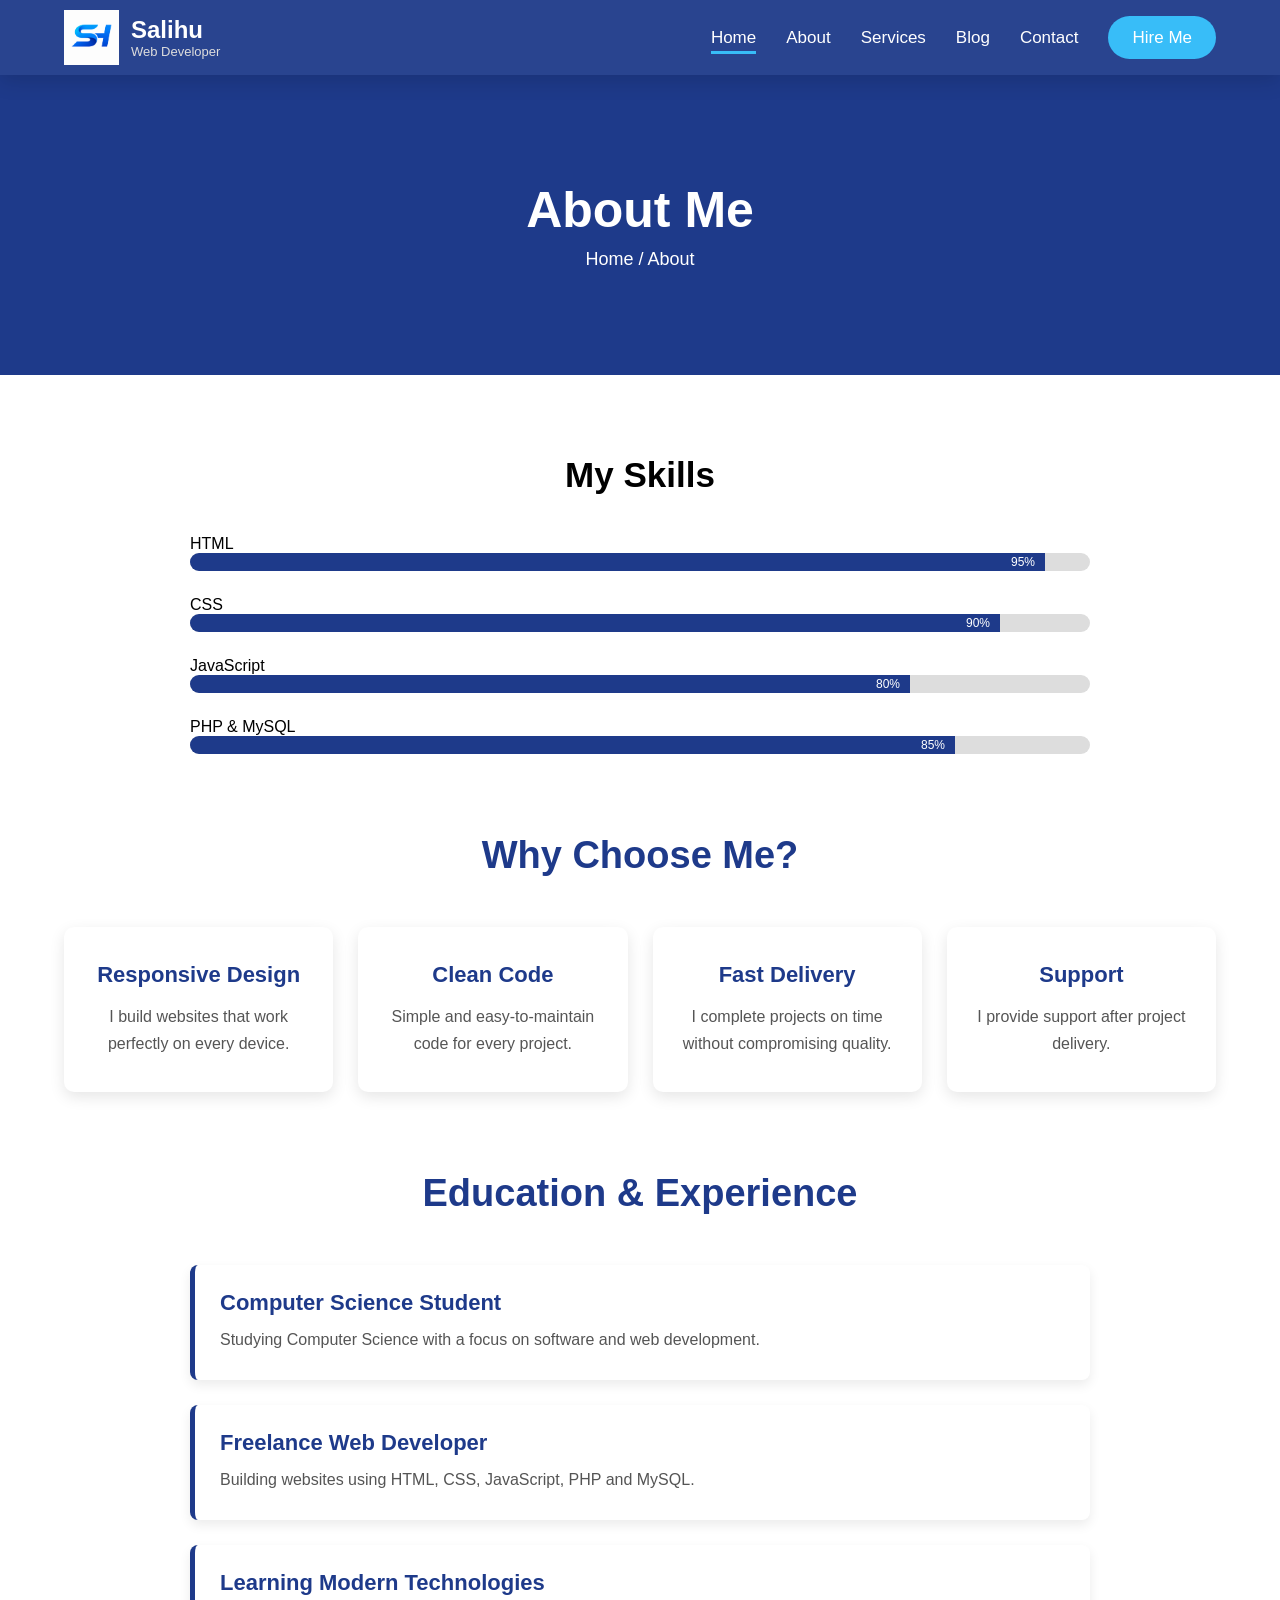
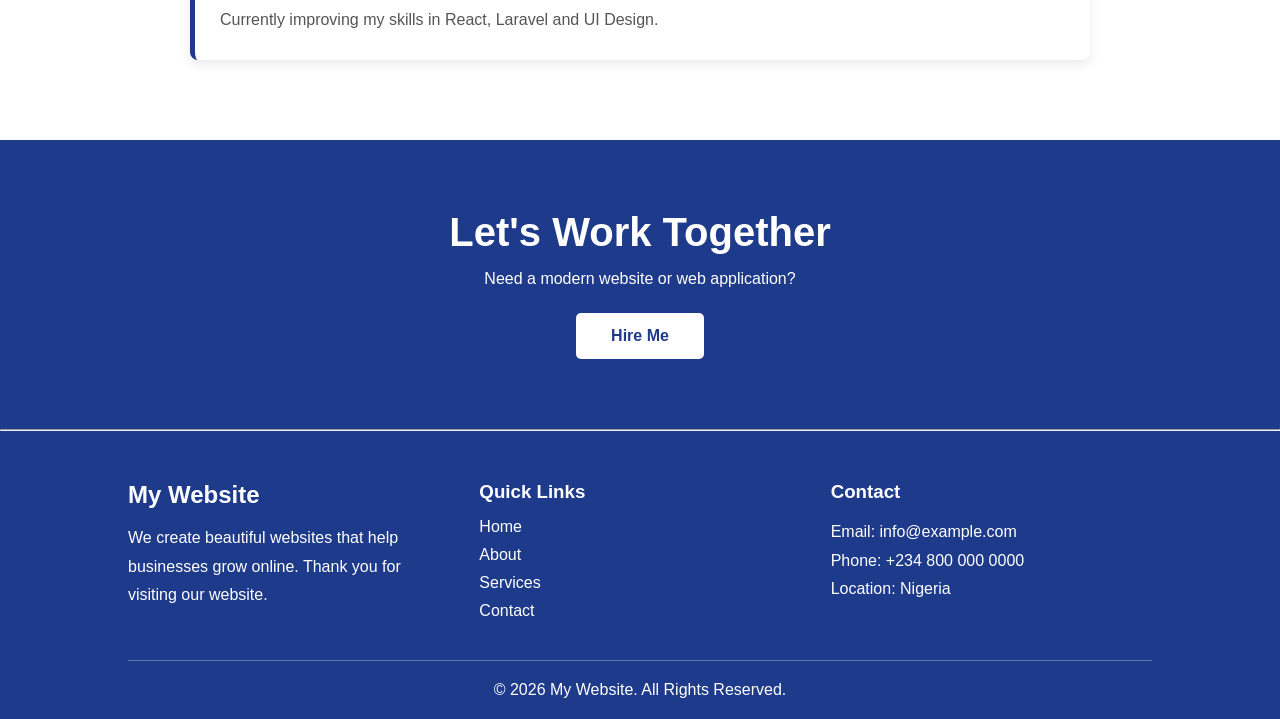
<file: about.html>
<!DOCTYPE html>
<html lang="en">
<head>
<meta charset="UTF-8">
<meta name="viewport" content="width=device-width, initial-scale=1.0">
    <title>Salihu Hassan | Full Stack Web Developer</title>
     <!-- Favicon -->
    <link rel="icon" href="/logo.png">

    <!-- Optional Apple Touch Icon -->
<link rel="icon" type="./png" href="./logo.png">
<link rel="stylesheet" href="about.css">
</head>
<body>
<header>
    <nav class="navbar">

        <!-- Logo -->
      <a href="index.html" class="logo">
    <img src="./logo.png" alt="Salihu Logo">

    <div class="logo-text">
        <span>Salihu</span>
        <small>Web Developer</small>
    </div>
</a>

        <!-- Menu -->
        <ul class="nav-links" id="nav-links">
            <li><a class="active" href="index.html">Home</a></li>
            <li><a href="about.html">About</a></li>
            <li><a href="services.html">Services</a></li>
            <li><a href="blog.html">Blog</a></li>
            <li><a href="contact.html">Contact</a></li>

            <li>
                <a href="contact.html" class="hire-btn">
                    Hire Me
                </a>
            </li>
        </ul>

        <!-- Mobile Menu -->
        <div class="menu-toggle" id="menu-toggle">
            ☰
        </div>

    </nav>
</header>

<section class="page-banner">

    <div class="banner-content">

        <h1>About Me</h1>

        <p>
            Home / About
        </p>

    </div>

</section>





<section class="skills">

<h2>My Skills</h2>

<div class="skill">

<p>HTML</p>

<div class="progress">
<div class="progress-bar html">95%</div>
</div>

</div>

<div class="skill">

<p>CSS</p>

<div class="progress">
<div class="progress-bar css">90%</div>
</div>

</div>

<div class="skill">

<p>JavaScript</p>

<div class="progress">
<div class="progress-bar js">80%</div>
</div>

</div>

<div class="skill">

<p>PHP & MySQL</p>

<div class="progress">
<div class="progress-bar php">85%</div>
</div>

</div>

</section>









<section class="choose">

<h2>Why Choose Me?</h2>

<div class="choose-container">

<div class="choose-box">

<h3>Responsive Design</h3>

<p>I build websites that work perfectly on every device.</p>

</div>

<div class="choose-box">

<h3>Clean Code</h3>

<p>Simple and easy-to-maintain code for every project.</p>

</div>

<div class="choose-box">

<h3>Fast Delivery</h3>

<p>I complete projects on time without compromising quality.</p>

</div>

<div class="choose-box">

<h3>Support</h3>

<p>I provide support after project delivery.</p>

</div>

</div>

</section>








<section class="timeline">

<h2>Education & Experience</h2>

<div class="timeline-box">

<h3>Computer Science Student</h3>

<p>Studying Computer Science with a focus on software and web development.</p>

</div>

<div class="timeline-box">

<h3>Freelance Web Developer</h3>

<p>Building websites using HTML, CSS, JavaScript, PHP and MySQL.</p>

</div>

<div class="timeline-box">

<h3>Learning Modern Technologies</h3>

<p>Currently improving my skills in React, Laravel and UI Design.</p>

</div>

</section>









<section class="cta">

<h2>Let's Work Together</h2>

<p>

Need a modern website or web application?

</p>

<a href="contact.html">Hire Me</a>

</section>




<hr>




<footer class="footer">
    <div class="footer-container">

        <div class="footer-box">
            <h2>My Website</h2>
            <p>
                We create beautiful websites that help businesses
                grow online. Thank you for visiting our website.
            </p>
        </div>

        <div class="footer-box">
            <h3>Quick Links</h3>
            <ul>
                <li><a href="index.html">Home</a></li>
                <li><a href="bout.html">About</a></li>
                <li><a href="services.html">Services</a></li>
                <li><a href="contact.html">Contact</a></li>
            </ul>
        </div>

        <div class="footer-box">
            <h3>Contact</h3>
            <p>Email: info@example.com</p>
            <p>Phone: +234 800 000 0000</p>
            <p>Location: Nigeria</p>
        </div>

    </div>

    <div class="footer-bottom">
        <p>&copy; 2026 My Website. All Rights Reserved.</p>
    </div>
</footer>

<script>





const menuToggle = document.getElementById("menu-toggle");
const navLinks = document.getElementById("nav-links");

menuToggle.onclick = function () {

    navLinks.classList.toggle("active");

    if(navLinks.classList.contains("active")){
        menuToggle.innerHTML="✕";
    }else{
        menuToggle.innerHTML="☰";
    }

}
</script>
</body>
</html>
</file>
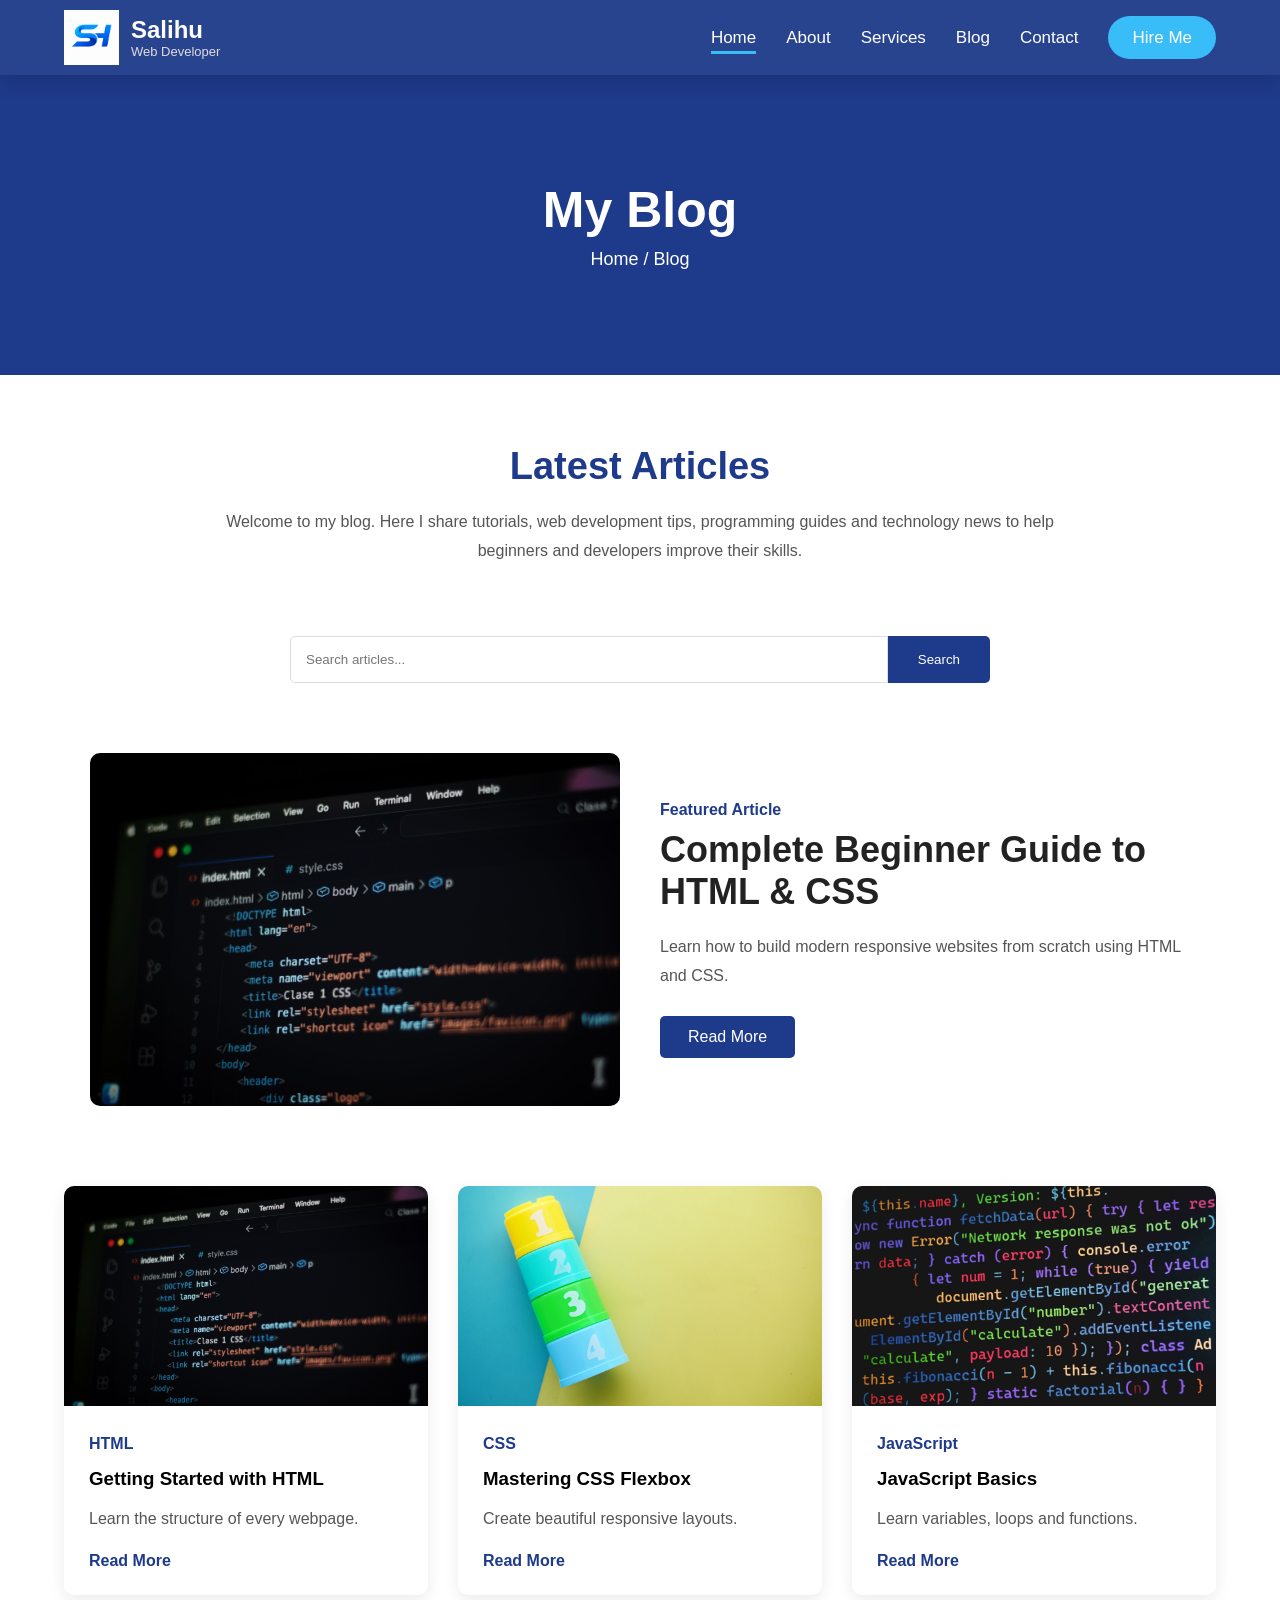
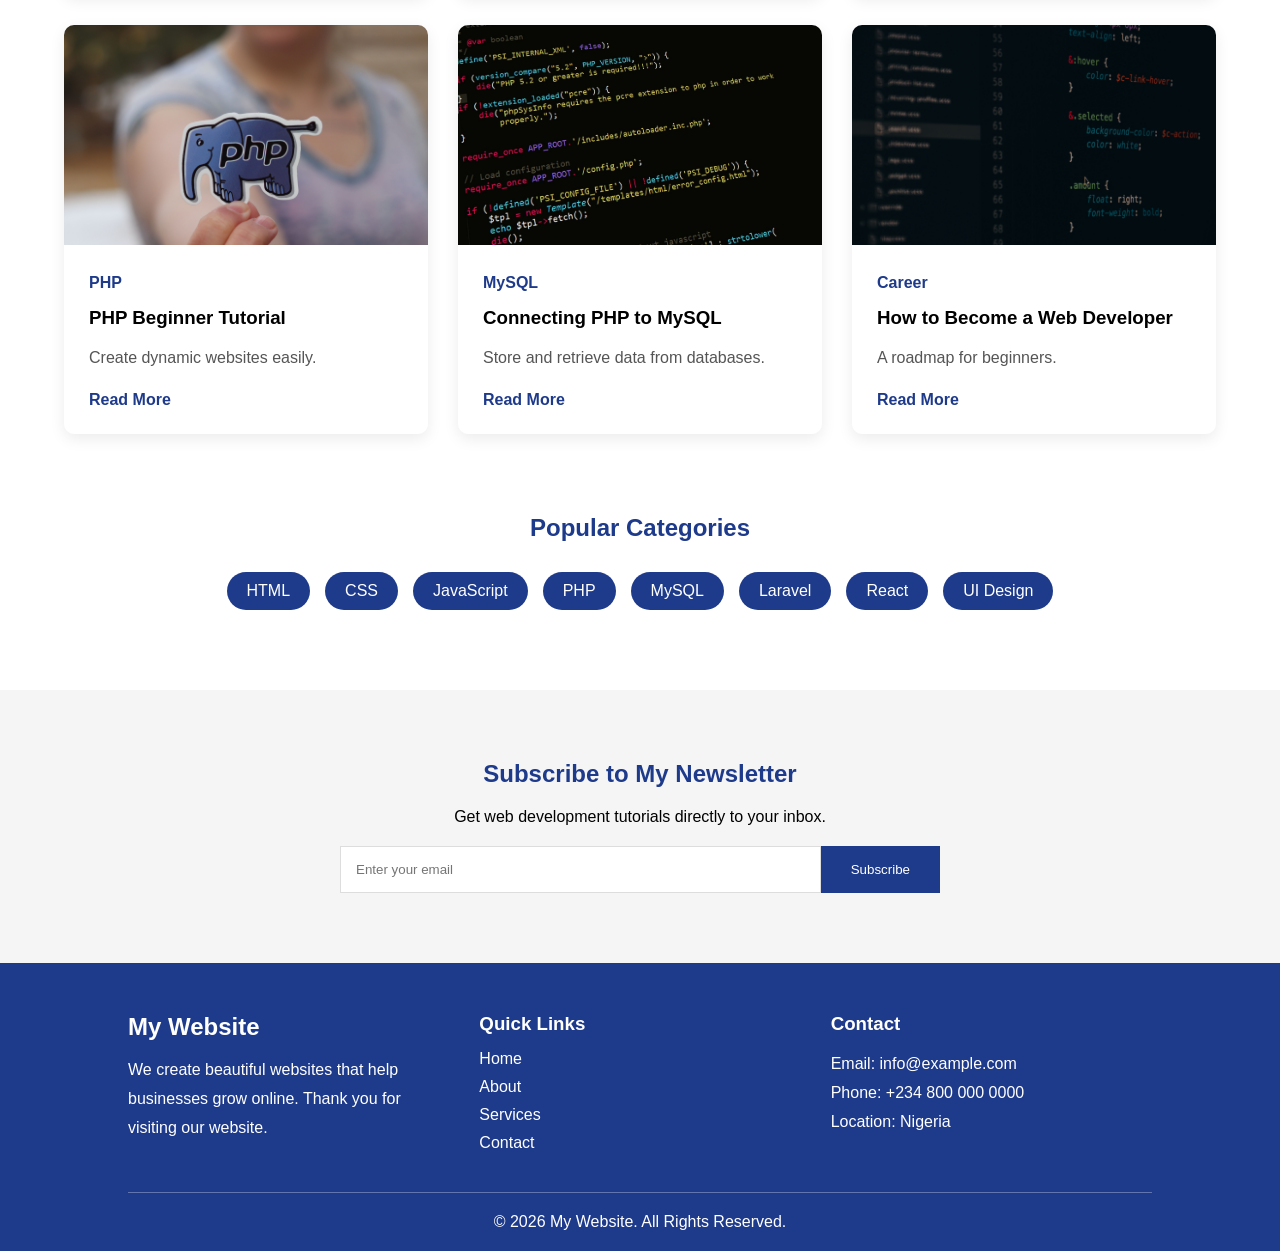
<file: blog.html>
<!DOCTYPE html>
<html lang="en">
<head>
<meta charset="UTF-8">
<meta name="viewport" content="width=device-width, initial-scale=1.0">
    <title>Salihu Hassan | Full Stack Web Developer</title>
     <!-- Favicon -->
    <link rel="icon" href="/logo.png">

    <!-- Optional Apple Touch Icon -->
<link rel="icon" type="./png" href="./logo.png">
<link rel="stylesheet" href="blog.css">

</head>
<body>
<header>
    <nav class="navbar">

        <!-- Logo -->
      <a href="index.html" class="logo">
    <img src="./logo.png" alt="Salihu Logo">

    <div class="logo-text">
        <span>Salihu</span>
        <small>Web Developer</small>
    </div>
</a>

        <!-- Menu -->
        <ul class="nav-links" id="nav-links">
            <li><a class="active" href="index.html">Home</a></li>
            <li><a href="about.html">About</a></li>
            <li><a href="services.html">Services</a></li>
            <li><a href="blog.html">Blog</a></li>
            <li><a href="contact.html">Contact</a></li>

            <li>
                <a href="contact.html" class="hire-btn">
                    Hire Me
                </a>
            </li>
        </ul>

        <!-- Mobile Menu -->
        <div class="menu-toggle" id="menu-toggle">
            ☰
        </div>

    </nav>
</header>



<section class="page-banner">

    <div class="banner-content">

        <h1>My Blog</h1>

        <p>Home / Blog</p>

    </div>

</section>


<section class="blog-intro">

    <h2>Latest Articles</h2>

    <p>
        Welcome to my blog. Here I share tutorials,
        web development tips, programming guides and
        technology news to help beginners and developers
        improve their skills.
    </p>

</section>





<section class="blog-search">

    <input type="text" placeholder="Search articles...">

    <button>Search</button>

</section>






<section class="featured-blog">

    <div class="featured-image">

        <img src="./blog1.jpg" alt="Featured Blog">

    </div>

    <div class="featured-content">

        <span>Featured Article</span>

        <h2>
            Complete Beginner Guide to HTML & CSS
        </h2>

        <p>
            Learn how to build modern responsive websites
            from scratch using HTML and CSS.
        </p>

        <a href="#">
            Read More
        </a>

    </div>

</section>









<section class="blog-grid">

<div class="blog-card">

<img src="./blog1.jpg" alt="">

<div class="blog-content">

<span>HTML</span>

<h3>Getting Started with HTML</h3>

<p>
Learn the structure of every webpage.
</p>

<a href="#">Read More</a>

</div>

</div>

<div class="blog-card">

<img src="./blog2.jpg" alt="">

<div class="blog-content">

<span>CSS</span>

<h3>Mastering CSS Flexbox</h3>

<p>
Create beautiful responsive layouts.
</p>

<a href="#">Read More</a>

</div>

</div>

<div class="blog-card">

<img src="./blog3.jpg" alt="">

<div class="blog-content">

<span>JavaScript</span>

<h3>JavaScript Basics</h3>

<p>
Learn variables, loops and functions.
</p>

<a href="#">Read More</a>

</div>

</div>

<div class="blog-card">

<img src="./blog4.jpg" alt="">

<div class="blog-content">

<span>PHP</span>

<h3>PHP Beginner Tutorial</h3>

<p>
Create dynamic websites easily.
</p>

<a href="#">Read More</a>

</div>

</div>

<div class="blog-card">

<img src="./blog5.jpg" alt="">

<div class="blog-content">

<span>MySQL</span>

<h3>Connecting PHP to MySQL</h3>

<p>
Store and retrieve data from databases.
</p>

<a href="#">Read More</a>

</div>

</div>

<div class="blog-card">

<img src="./blog6.jpg" alt="">

<div class="blog-content">

<span>Career</span>

<h3>How to Become a Web Developer</h3>

<p>
A roadmap for beginners.
</p>

<a href="#">Read More</a>

</div>

</div>

</section>







<section class="categories">

<h2>Popular Categories</h2>

<div class="category-container">

<a href="#">HTML</a>

<a href="#">CSS</a>

<a href="#">JavaScript</a>

<a href="#">PHP</a>

<a href="#">MySQL</a>

<a href="#">Laravel</a>

<a href="#">React</a>

<a href="#">UI Design</a>

</div>

</section>








<section class="newsletter">

<h2>Subscribe to My Newsletter</h2>

<p>

Get web development tutorials directly
to your inbox.

</p>

<form>

<input
type="email"
placeholder="Enter your email">

<button>

Subscribe

</button>

</form>

</section>







<footer class="footer">
    <div class="footer-container">

        <div class="footer-box">
            <h2>My Website</h2>
            <p>
                We create beautiful websites that help businesses
                grow online. Thank you for visiting our website.
            </p>
        </div>

        <div class="footer-box">
            <h3>Quick Links</h3>
            <ul>
                <li><a href="index.html">Home</a></li>
                <li><a href="bout.html">About</a></li>
                <li><a href="services.html">Services</a></li>
                <li><a href="contact.html">Contact</a></li>
            </ul>
        </div>

        <div class="footer-box">
            <h3>Contact</h3>
            <p>Email: info@example.com</p>
            <p>Phone: +234 800 000 0000</p>
            <p>Location: Nigeria</p>
        </div>

    </div>

    <div class="footer-bottom">
        <p>&copy; 2026 My Website. All Rights Reserved.</p>
    </div>
</footer>

<script>





const menuToggle = document.getElementById("menu-toggle");
const navLinks = document.getElementById("nav-links");

menuToggle.onclick = function () {

    navLinks.classList.toggle("active");

    if(navLinks.classList.contains("active")){
        menuToggle.innerHTML="✕";
    }else{
        menuToggle.innerHTML="☰";
    }

}
</script>
</body>
</html>
</file>
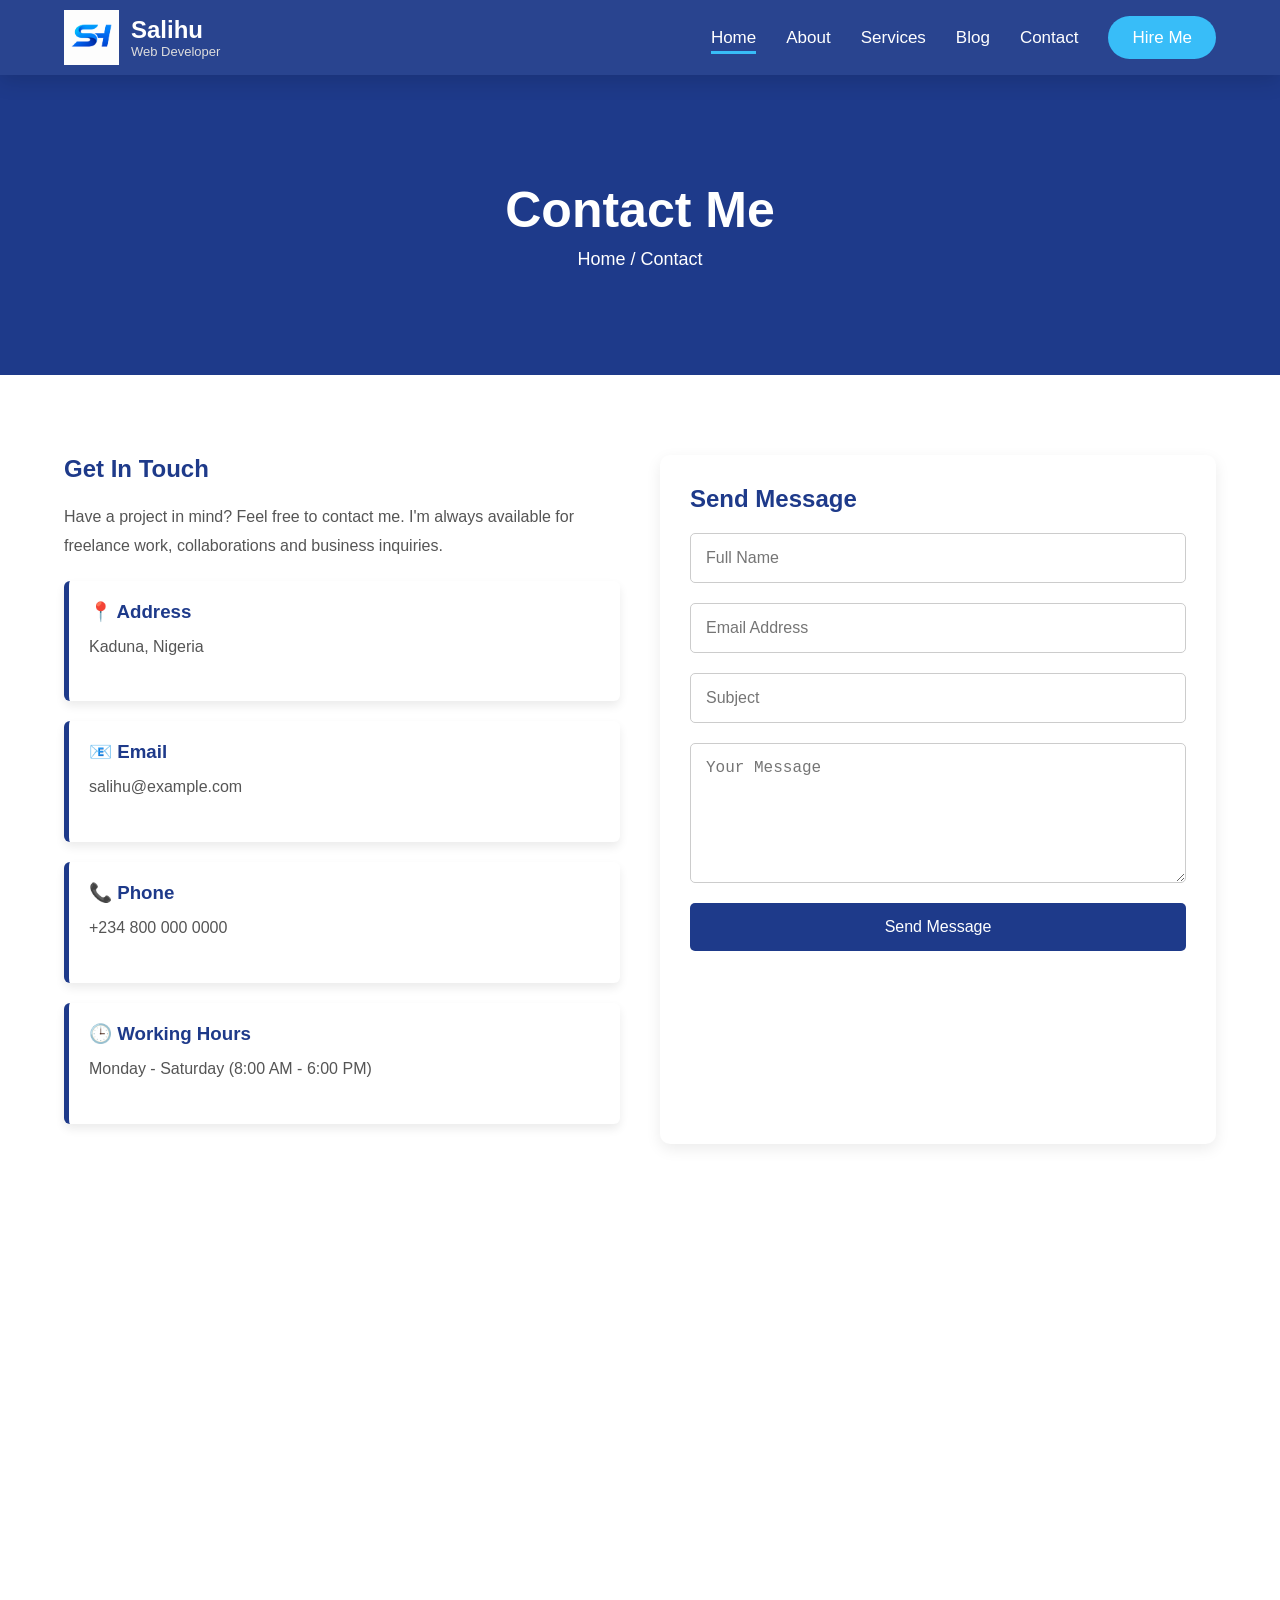
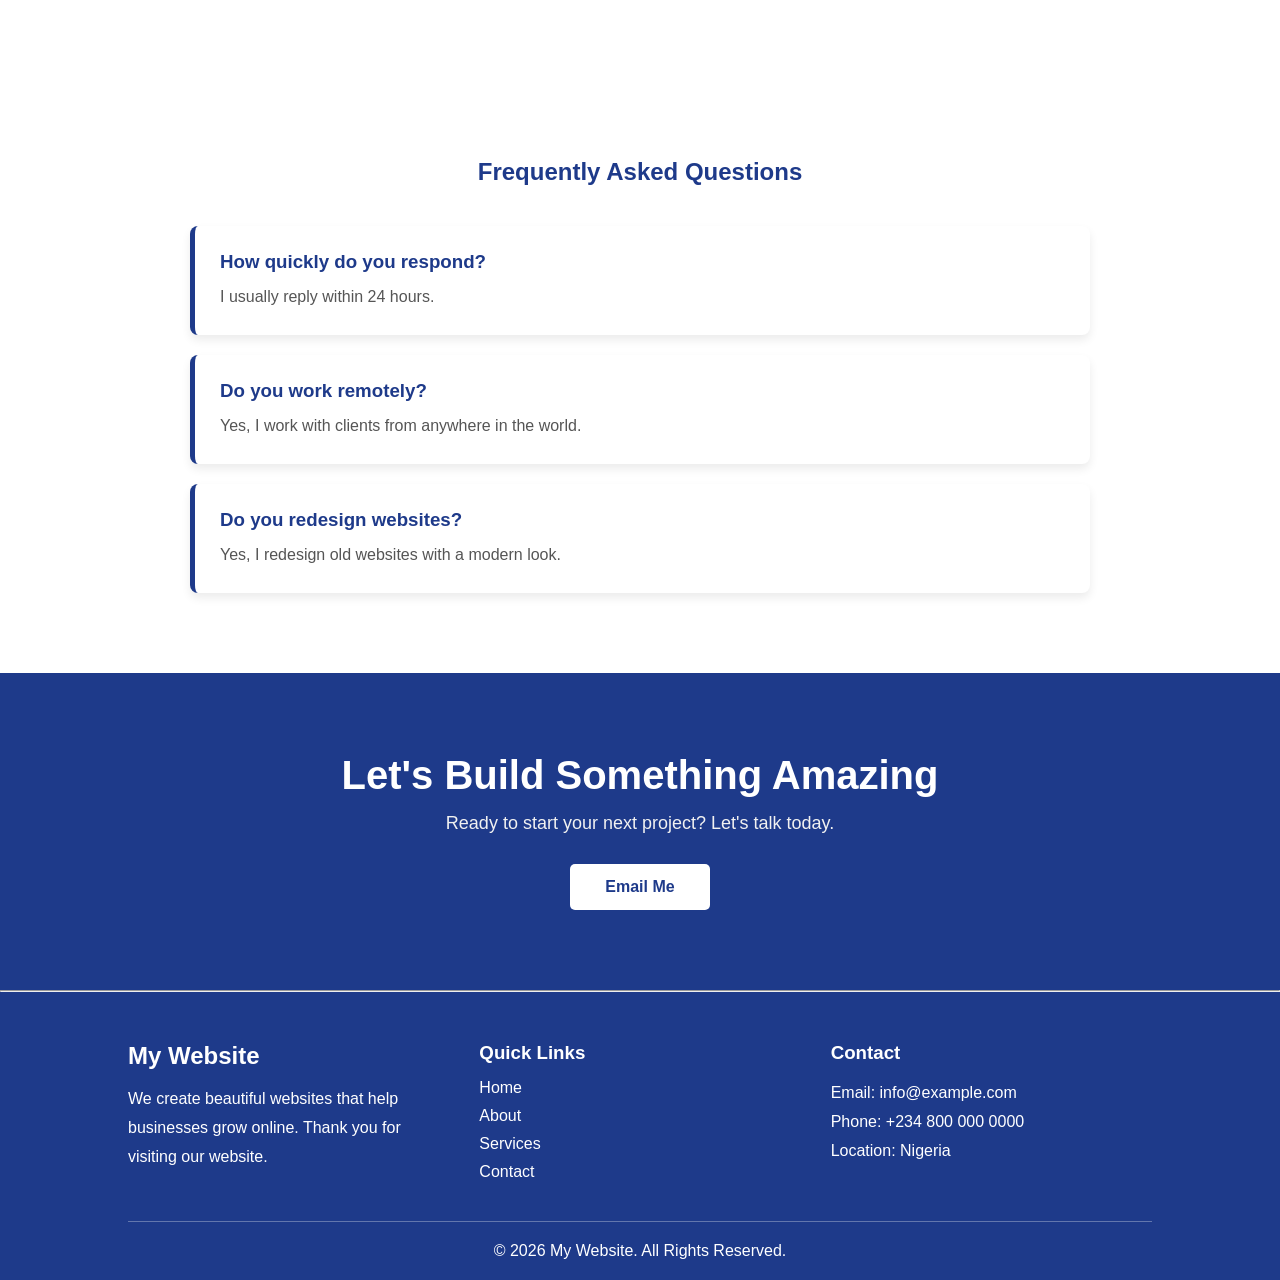
<file: contact.html>
<!DOCTYPE html>
<html lang="en">
<head>
<meta charset="UTF-8">
<meta name="viewport" content="width=device-width, initial-scale=1.0">
    <title>Salihu Hassan | Full Stack Web Developer</title>
     <!-- Favicon -->
    <link rel="icon" href="/logo.png">

    <!-- Optional Apple Touch Icon -->
<link rel="icon" type="./png" href="./logo.png">
<link rel="stylesheet" href="contact.css">

</head>
<body>
<header>
    <nav class="navbar">

        <!-- Logo -->
      <a href="index.html" class="logo">
    <img src="./logo.png" alt="Salihu Logo">

    <div class="logo-text">
        <span>Salihu</span>
        <small>Web Developer</small>
    </div>
</a>

        <!-- Menu -->
        <ul class="nav-links" id="nav-links">
            <li><a class="active" href="index.html">Home</a></li>
            <li><a href="about.html">About</a></li>
            <li><a href="services.html">Services</a></li>
            <li><a href="blog.html">Blog</a></li>
            <li><a href="contact.html">Contact</a></li>

            <li>
                <a href="contact.html" class="hire-btn">
                    Hire Me
                </a>
            </li>
        </ul>

        <!-- Mobile Menu -->
        <div class="menu-toggle" id="menu-toggle">
            ☰
        </div>

    </nav>
</header>



<section class="page-banner">

    <div class="banner-content">

        <h1>Contact Me</h1>

        <p>Home / Contact</p>

    </div>

</section>











<section class="contact">

    <div class="contact-info">

        <h2>Get In Touch</h2>

        <p>
            Have a project in mind? Feel free to contact me.
            I'm always available for freelance work,
            collaborations and business inquiries.
        </p>

        <div class="info-box">
            <h3>📍 Address</h3>
            <p>Kaduna, Nigeria</p>
        </div>

        <div class="info-box">
            <h3>📧 Email</h3>
            <p>salihu@example.com</p>
        </div>

        <div class="info-box">
            <h3>📞 Phone</h3>
            <p>+234 800 000 0000</p>
        </div>

        <div class="info-box">
            <h3>🕒 Working Hours</h3>
            <p>Monday - Saturday (8:00 AM - 6:00 PM)</p>
        </div>

    </div>

    <div class="contact-form">

        <h2>Send Message</h2>

        <form>

            <input type="text" placeholder="Full Name" required>

            <input type="email" placeholder="Email Address" required>

            <input type="text" placeholder="Subject">

            <textarea rows="6" placeholder="Your Message"></textarea>

            <button type="submit">
                Send Message
            </button>

        </form>

    </div>

</section>







<section class="map">

    <iframe
        src="https://www.google.com/maps/embed?pb="
        loading="lazy">
    </iframe>

</section>









<section class="contact-faq">

    <h2>Frequently Asked Questions</h2>

    <div class="faq-item">

        <h3>How quickly do you respond?</h3>

        <p>I usually reply within 24 hours.</p>

    </div>

    <div class="faq-item">

        <h3>Do you work remotely?</h3>

        <p>Yes, I work with clients from anywhere in the world.</p>

    </div>

    <div class="faq-item">

        <h3>Do you redesign websites?</h3>

        <p>Yes, I redesign old websites with a modern look.</p>

    </div>

</section>









<section class="cta">

    <h2>Let's Build Something Amazing</h2>

    <p>
        Ready to start your next project? Let's talk today.
    </p>

    <a href="mailto:salihu@example.com">
        Email Me
    </a>

</section>

<hr>



<footer class="footer">
    <div class="footer-container">

        <div class="footer-box">
            <h2>My Website</h2>
            <p>
                We create beautiful websites that help businesses
                grow online. Thank you for visiting our website.
            </p>
        </div>

        <div class="footer-box">
            <h3>Quick Links</h3>
            <ul>
                <li><a href="index.html">Home</a></li>
                <li><a href="bout.html">About</a></li>
                <li><a href="services.html">Services</a></li>
                <li><a href="contact.html">Contact</a></li>
            </ul>
        </div>

        <div class="footer-box">
            <h3>Contact</h3>
            <p>Email: info@example.com</p>
            <p>Phone: +234 800 000 0000</p>
            <p>Location: Nigeria</p>
        </div>

    </div>

    <div class="footer-bottom">
        <p>&copy; 2026 My Website. All Rights Reserved.</p>
    </div>
</footer>

<script>





const menuToggle = document.getElementById("menu-toggle");
const navLinks = document.getElementById("nav-links");

menuToggle.onclick = function () {

    navLinks.classList.toggle("active");

    if(navLinks.classList.contains("active")){
        menuToggle.innerHTML="✕";
    }else{
        menuToggle.innerHTML="☰";
    }

}
</script>
</body>
</html>
</file>
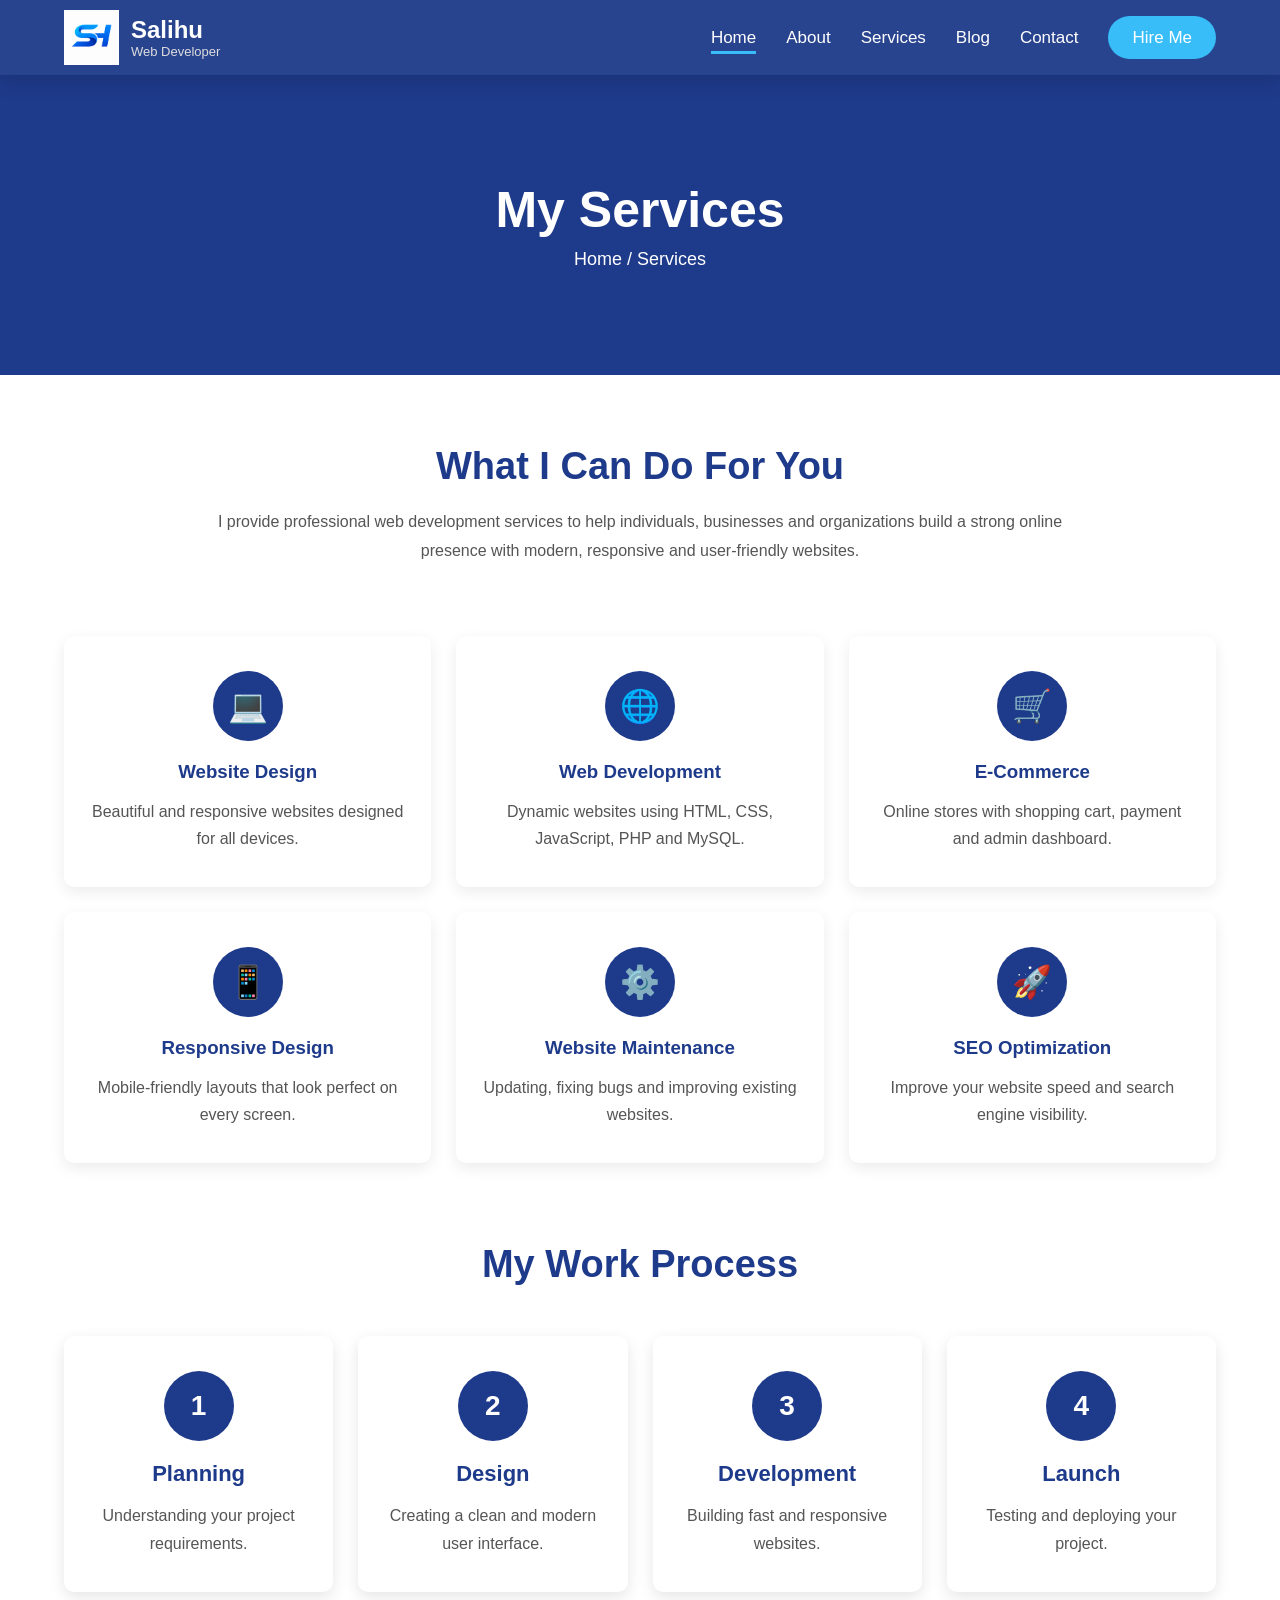
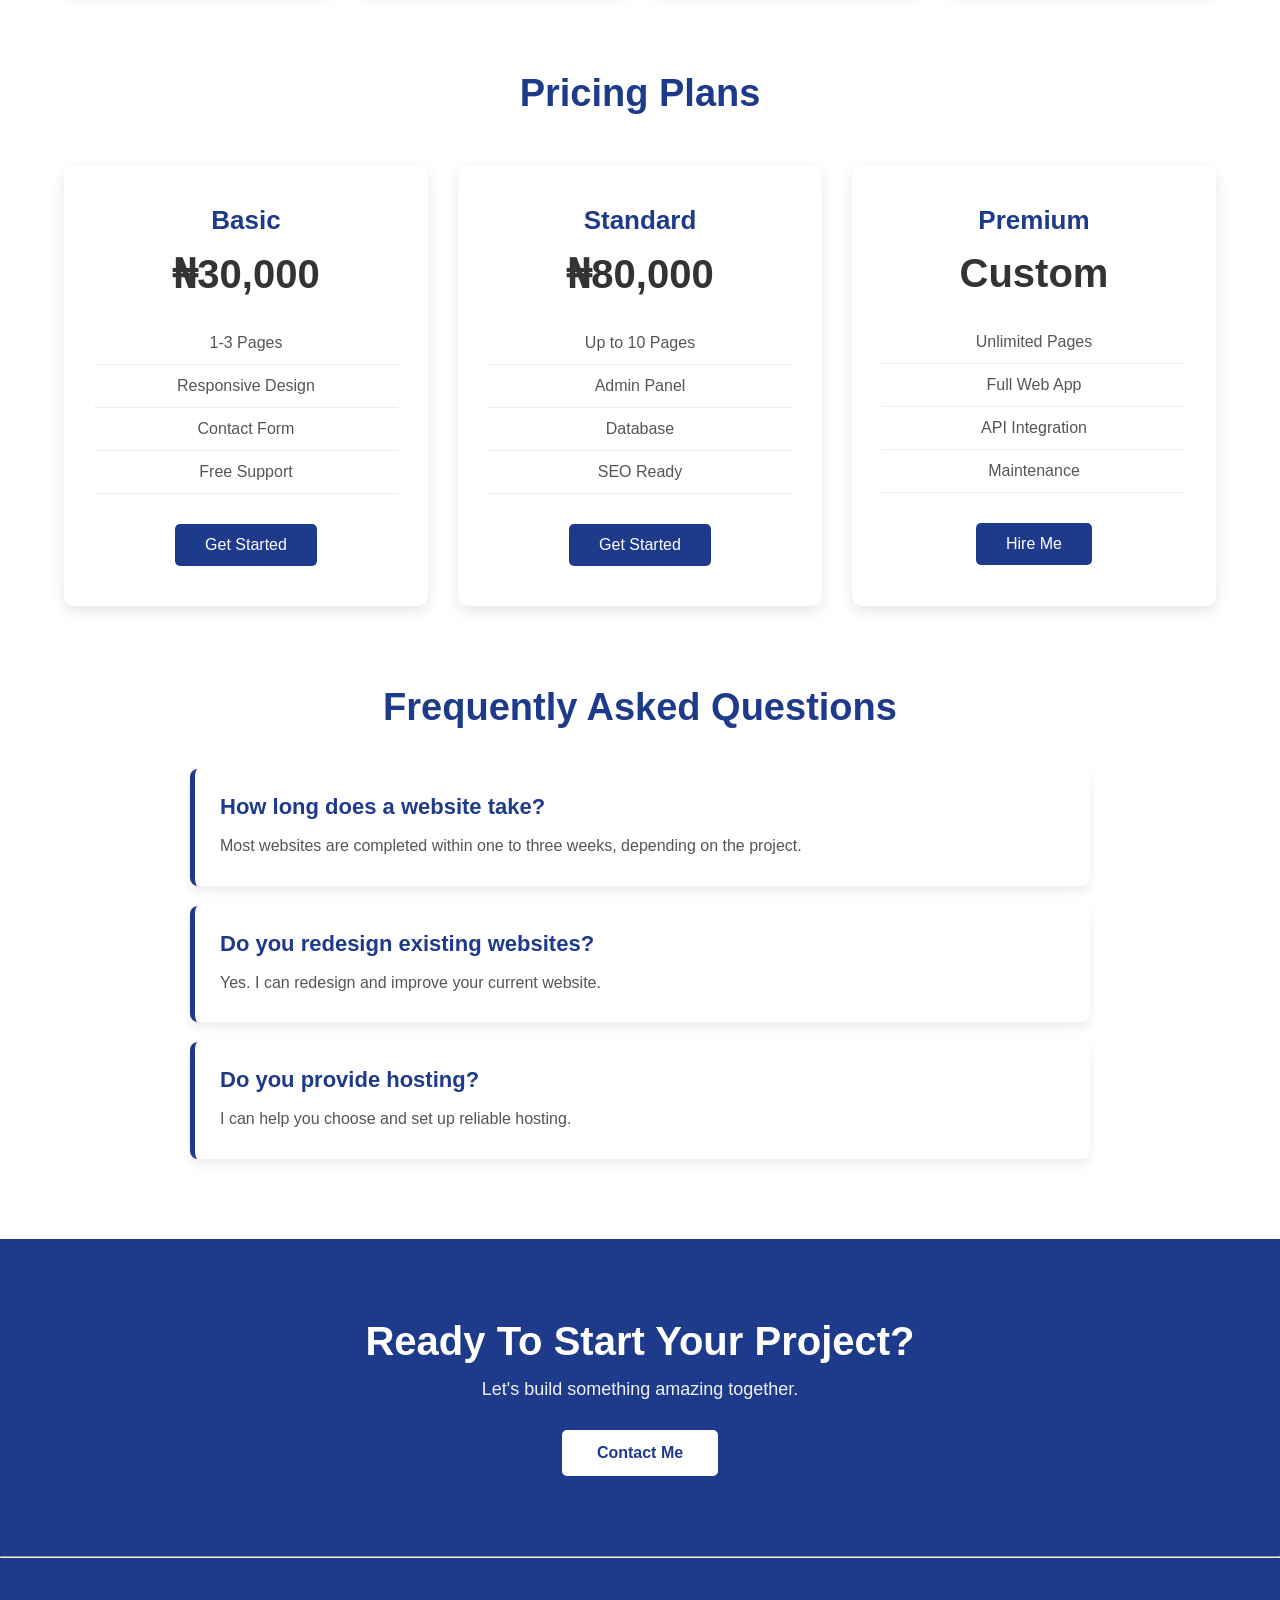
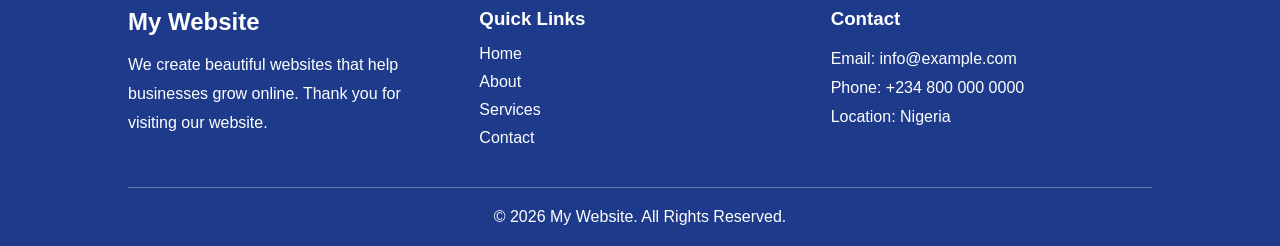
<file: services.html>
<!DOCTYPE html>
<html lang="en">
<head>
<meta charset="UTF-8">
<meta name="viewport" content="width=device-width, initial-scale=1.0">
<title>Home</title>
     <!-- Favicon -->
    <link rel="icon" href="/logo.png">

    <!-- Optional Apple Touch Icon -->
<link rel="icon" type="./png" href="./logo.png">
     <link rel="stylesheet" href="service.css">

</head>
<body>
<header>
    <nav class="navbar">

        <!-- Logo -->
      <a href="index.html" class="logo">
    <img src="./logo.png" alt="Salihu Logo">

    <div class="logo-text">
        <span>Salihu</span>
        <small>Web Developer</small>
    </div>
</a>

        <!-- Menu -->
        <ul class="nav-links" id="nav-links">
            <li><a class="active" href="index.html">Home</a></li>
            <li><a href="about.html">About</a></li>
            <li><a href="services.html">Services</a></li>
            <li><a href="blog.html">Blog</a></li>
            <li><a href="contact.html">Contact</a></li>

            <li>
                <a href="contact.html" class="hire-btn">
                    Hire Me
                </a>
            </li>
        </ul>

        <!-- Mobile Menu -->
        <div class="menu-toggle" id="menu-toggle">
            ☰
        </div>

    </nav>
</header>




<section class="page-banner">

    <div class="banner-content">
        <h1>My Services</h1>
        <p>Home / Services</p>
    </div>

</section>





<section class="services-intro">

    <h2>What I Can Do For You</h2>

    <p>
        I provide professional web development services to help
        individuals, businesses and organizations build a strong
        online presence with modern, responsive and user-friendly websites.
    </p>

</section>









<section class="services">

    <div class="service-card">

        <div class="service-icon">💻</div>

        <h3>Website Design</h3>

        <p>
            Beautiful and responsive websites designed for all devices.
        </p>

    </div>

    <div class="service-card">

        <div class="service-icon">🌐</div>

        <h3>Web Development</h3>

        <p>
            Dynamic websites using HTML, CSS, JavaScript, PHP and MySQL.
        </p>

    </div>

    <div class="service-card">

        <div class="service-icon">🛒</div>

        <h3>E-Commerce</h3>

        <p>
            Online stores with shopping cart, payment and admin dashboard.
        </p>

    </div>

    <div class="service-card">

        <div class="service-icon">📱</div>

        <h3>Responsive Design</h3>

        <p>
            Mobile-friendly layouts that look perfect on every screen.
        </p>

    </div>

    <div class="service-card">

        <div class="service-icon">⚙️</div>

        <h3>Website Maintenance</h3>

        <p>
            Updating, fixing bugs and improving existing websites.
        </p>

    </div>

    <div class="service-card">

        <div class="service-icon">🚀</div>

        <h3>SEO Optimization</h3>

        <p>
            Improve your website speed and search engine visibility.
        </p>

    </div>

</section>







<section class="process">

<h2>My Work Process</h2>

<div class="process-container">

<div class="step">
<h3>1</h3>
<h4>Planning</h4>
<p>Understanding your project requirements.</p>
</div>

<div class="step">
<h3>2</h3>
<h4>Design</h4>
<p>Creating a clean and modern user interface.</p>
</div>

<div class="step">
<h3>3</h3>
<h4>Development</h4>
<p>Building fast and responsive websites.</p>
</div>

<div class="step">
<h3>4</h3>
<h4>Launch</h4>
<p>Testing and deploying your project.</p>
</div>

</div>

</section>










<section class="pricing">

<h2>Pricing Plans</h2>

<div class="pricing-container">

<div class="price-card featured">
<h3>Basic</h3>

<h1>₦30,000</h1>

<ul>

<li>1-3 Pages</li>

<li>Responsive Design</li>

<li>Contact Form</li>

<li>Free Support</li>

</ul>

<a href="contact.html">Get Started</a>

</div>

<div class="price-card">

<h3>Standard</h3>

<h1>₦80,000</h1>

<ul>

<li>Up to 10 Pages</li>

<li>Admin Panel</li>

<li>Database</li>

<li>SEO Ready</li>

</ul>

<a href="contact.html">Get Started</a>

</div>

<div class="price-card">

<h3>Premium</h3>

<h1>Custom</h1>

<ul>

<li>Unlimited Pages</li>

<li>Full Web App</li>

<li>API Integration</li>

<li>Maintenance</li>

</ul>

<a href="contact.html">Hire Me</a>

</div>

</div>

</section>







<section class="faq">

<h2>Frequently Asked Questions</h2>

<div class="faq-box">

<h3>How long does a website take?</h3>

<p>
Most websites are completed within one to three weeks,
depending on the project.
</p>

</div>

<div class="faq-box">

<h3>Do you redesign existing websites?</h3>

<p>
Yes. I can redesign and improve your current website.
</p>

</div>

<div class="faq-box">

<h3>Do you provide hosting?</h3>

<p>
I can help you choose and set up reliable hosting.
</p>

</div>

</section>





<section class="cta">

<h2>Ready To Start Your Project?</h2>

<p>

Let's build something amazing together.

</p>

<a href="contact.html">

Contact Me

</a>

</section>


<hr>



<footer class="footer">
    <div class="footer-container">

        <div class="footer-box">
            <h2>My Website</h2>
            <p>
                We create beautiful websites that help businesses
                grow online. Thank you for visiting our website.
            </p>
        </div>

        <div class="footer-box">
            <h3>Quick Links</h3>
            <ul>
                <li><a href="index.html">Home</a></li>
                <li><a href="bout.html">About</a></li>
                <li><a href="services.html">Services</a></li>
                <li><a href="contact.html">Contact</a></li>
            </ul>
        </div>

        <div class="footer-box">
            <h3>Contact</h3>
            <p>Email: info@example.com</p>
            <p>Phone: +234 800 000 0000</p>
            <p>Location: Nigeria</p>
        </div>

    </div>

    <div class="footer-bottom">
        <p>&copy; 2026 My Website. All Rights Reserved.</p>
    </div>
</footer>

<script>





const menuToggle = document.getElementById("menu-toggle");
const navLinks = document.getElementById("nav-links");

menuToggle.onclick = function () {

    navLinks.classList.toggle("active");

    if(navLinks.classList.contains("active")){
        menuToggle.innerHTML="✕";
    }else{
        menuToggle.innerHTML="☰";
    }

}
</script>
</body>
</html>
</file>
<file: about.css>
*{
    margin:0;
    padding:0;
    box-sizing:border-box;
}

body{
    font-family:Arial, Helvetica, sans-serif;
}

/*==========================
HEADER
===========================*/

header{
    width:100%;
    position:fixed;
    top:0;
    left:0;
    z-index:999;
    background:rgba(30,58,138,.95);
    backdrop-filter:blur(10px);
    box-shadow:0 5px 20px rgba(0,0,0,.15);
}

.navbar{
    width:90%;
    max-width:1200px;
    margin:auto;
    height:75px;

    display:flex;
    justify-content:space-between;
    align-items:center;
}

/* Logo */

.logo{
    display:flex;
    align-items:center;
    gap:12px;
    text-decoration:none;
}

.logo img{
    width:55px;
    height:55px;
    object-fit:contain;
}

.logo-text{
    display:flex;
    flex-direction:column;
}

.logo-text span{
    color:#fff;
    font-size:24px;
    font-weight:bold;
}

.logo-text small{
    color:#ddd;
    font-size:13px;
}

/* Navigation */

.nav-links{
    display:flex;
    list-style:none;
    align-items:center;
    gap:30px;
}

.nav-links li{
    position:relative;
}

.nav-links a{
    color:white;
    text-decoration:none;
    font-size:17px;
    transition:.3s;
    padding:8px 0;
}

/* Underline Animation */

.nav-links li a::after{
    content:"";
    position:absolute;
    left:0;
    bottom:-6px;
    width:0;
    height:3px;
    background:#38bdf8;
    transition:.4s;
}

.nav-links li a:hover::after,
.nav-links li a.active::after{
    width:100%;
}

.nav-links a:hover{
    color:#38bdf8;
}

/* Hire Button */

.hire-btn{
    background:#38bdf8;
    color:white !important;
    padding:12px 24px !important;
    border-radius:30px;
    transition:.4s;
}

.hire-btn::after{
    display:none;
}

.hire-btn:hover{
    background:white;
    color:#1e3a8a !important;
}

/* Mobile */

.menu-toggle{
    display:none;
    color:white;
    font-size:32px;
    cursor:pointer;
}

/*==========================
RESPONSIVE
===========================*/

@media(max-width:900px){

.nav-links{

    position:absolute;
    top:75px;
    right:-100%;
    width:260px;
    background:#1e3a8a;

    flex-direction:column;
    gap:25px;
    padding:35px 20px;

    transition:.4s;
    border-radius:0 0 0 15px;
}

.nav-links.active{
    right:0;
}

.menu-toggle{
    display:block;
}

}
/* Hamburger Icon */
.menu-toggle{
    display:none;
    color:white;
    font-size:30px;
    cursor:pointer;
}
/*============================
HERO SECTION
=============================*/


.page-banner{

    margin-top:75px;

    height:300px;

    background:#1e3a8a;

    display:flex;
    justify-content:center;
    align-items:center;

    text-align:center;

    color:#fff;

}

.banner-content h1{

    font-size:50px;
    margin-bottom:10px;

}

.banner-content p{

    font-size:18px;

}









.skills{

width:90%;
max-width:900px;

margin:80px auto;

}

.skills h2{

text-align:center;

margin-bottom:40px;

font-size:35px;

}

.skill{

margin-bottom:25px;

}

.progress{

height:18px;

background:#ddd;

border-radius:20px;

overflow:hidden;

}

.progress-bar{

height:100%;

background:#1e3a8a;

color:white;

text-align:right;

padding-right:10px;

line-height:18px;

font-size:12px;

}

.html{width:95%;}
.css{width:90%;}
.js{width:80%;}
.php{width:85%;}





/*=========================
WHY CHOOSE ME
==========================*/

.choose{
    width:90%;
    max-width:1200px;
    margin:80px auto;
    text-align:center;
}

.choose h2{
    font-size:38px;
    color:#1e3a8a;
    margin-bottom:15px;
}

.choose-container{
    display:grid;
    grid-template-columns:repeat(auto-fit, minmax(250px,1fr));
    gap:25px;
    margin-top:50px;
}

.choose-box{
    background:#fff;
    padding:35px 25px;
    border-radius:10px;
    box-shadow:0 5px 15px rgba(0,0,0,.1);
    transition:.3s;
}

.choose-box:hover{
    transform:translateY(-8px);
}

.choose-box h3{
    color:#1e3a8a;
    margin-bottom:15px;
    font-size:22px;
}

.choose-box p{
    color:#555;
    line-height:1.7;
}




/*=========================
TIMELINE
==========================*/

.timeline{
    width:90%;
    max-width:900px;
    margin:80px auto;
}

.timeline h2{
    text-align:center;
    font-size:38px;
    color:#1e3a8a;
    margin-bottom:50px;
}

.timeline-box{
    background:#fff;
    border-left:5px solid #1e3a8a;
    padding:25px;
    margin-bottom:25px;
    border-radius:8px;
    box-shadow:0 5px 12px rgba(0,0,0,.08);
    transition:.3s;
}

.timeline-box:hover{
    transform:translateX(10px);
}

.timeline-box h3{
    color:#1e3a8a;
    margin-bottom:10px;
    font-size:22px;
}

.timeline-box p{
    color:#555;
    line-height:1.8;
}








.cta{

background:#1e3a8a;

padding:70px 20px;

text-align:center;

color:white;

}

.cta h2{

font-size:40px;

margin-bottom:15px;

}

.cta p{

margin-bottom:25px;

}

.cta a{

display:inline-block;

background:white;

color:#1e3a8a;

padding:14px 35px;

text-decoration:none;

border-radius:5px;

font-weight:bold;

}











@media(max-width:768px){

    header{
        padding:15px 20px;
    }

    .menu-toggle{
        display:block;
    }

    .nav-links{
        display:none;
        flex-direction:column;
        position:absolute;
        top:70px;
        left:0;
        width:100%;
        background:#1e3a8a;
        padding:20px 0;
        gap:15px;
        text-align:center;
    }

    .nav-links.active{
        display:flex;
    }

    .hero{
        flex-direction:column;
        text-align:center;




    }

    .hero-text h1{
        font-size:32px;
    }

    .hero-text p{
        font-size:16px;
    }
}



@keyframes slider {

    /* Image 1 */
    0% {
        background-image: url("./image/bg1.jfif");
        background-position: left center;
    }

    30% {
        background-image: url("./image/bg1.jfif");
        background-position: right center;
    }

    /* Image 2 */
    33% {
        background-image: url("./image/bg2.jpeg");
        background-position: left center;
    }

    63% {
        background-image: url("./image/bg2.jpeg");
        background-position: right center;
    }

    /* Image 3 */
    66% {
        background-image: url("./image/bg3.jfif");
        background-position: left center;
    }

    96% {
        background-image: url("./image/bg3.jfif");
        background-position: right center;
    }

    100% {
        background-image: url("./image/bg1.jfif");
        background-position: left center;
    }
}





/* FOOTER */
.footer{
    background:#1e3a8a;
    color:white;
    padding:50px 10% 20px;
}

.footer-container{
    display:flex;
    justify-content:space-between;
    flex-wrap:wrap;
    gap:30px;
}

.footer-box{
    flex:1;
    min-width:220px;
}

.footer-box h2,
.footer-box h3{
    margin-bottom:15px;
}

.footer-box p{
    line-height:1.8;
}

.footer-box ul{
    list-style:none;
}

.footer-box ul li{
    margin-bottom:10px;
}

.footer-box ul li a{
    color:white;
    text-decoration:none;
    transition:0.3s;
}

.footer-box ul li a:hover{
    color:#93c5fd;
}

.footer-bottom{
    text-align:center;
    margin-top:30px;
    border-top:1px solid rgba(255,255,255,0.3);
    padding-top:20px;
}

/* Responsive */
@media(max-width:768px){

    .footer-container{
        flex-direction:column;
        text-align:center;
    }

}
</file>
<file: blog.css>
*{
    margin:0;
    padding:0;
    box-sizing:border-box;
}

body{
    font-family:Arial, Helvetica, sans-serif;
}

/*==========================
HEADER
===========================*/

header{
    width:100%;
    position:fixed;
    top:0;
    left:0;
    z-index:999;
    background:rgba(30,58,138,.95);
    backdrop-filter:blur(10px);
    box-shadow:0 5px 20px rgba(0,0,0,.15);
}

.navbar{
    width:90%;
    max-width:1200px;
    margin:auto;
    height:75px;

    display:flex;
    justify-content:space-between;
    align-items:center;
}

/* Logo */

.logo{
    display:flex;
    align-items:center;
    gap:12px;
    text-decoration:none;
}

.logo img{
    width:55px;
    height:55px;
    object-fit:contain;
}

.logo-text{
    display:flex;
    flex-direction:column;
}

.logo-text span{
    color:#fff;
    font-size:24px;
    font-weight:bold;
}

.logo-text small{
    color:#ddd;
    font-size:13px;
}

/* Navigation */

.nav-links{
    display:flex;
    list-style:none;
    align-items:center;
    gap:30px;
}

.nav-links li{
    position:relative;
}

.nav-links a{
    color:white;
    text-decoration:none;
    font-size:17px;
    transition:.3s;
    padding:8px 0;
}

/* Underline Animation */

.nav-links li a::after{
    content:"";
    position:absolute;
    left:0;
    bottom:-6px;
    width:0;
    height:3px;
    background:#38bdf8;
    transition:.4s;
}

.nav-links li a:hover::after,
.nav-links li a.active::after{
    width:100%;
}

.nav-links a:hover{
    color:#38bdf8;
}

/* Hire Button */

.hire-btn{
    background:#38bdf8;
    color:white !important;
    padding:12px 24px !important;
    border-radius:30px;
    transition:.4s;
}

.hire-btn::after{
    display:none;
}

.hire-btn:hover{
    background:white;
    color:#1e3a8a !important;
}

/* Mobile */

.menu-toggle{
    display:none;
    color:white;
    font-size:32px;
    cursor:pointer;
}

/*==========================
RESPONSIVE
===========================*/

@media(max-width:900px){

.nav-links{

    position:absolute;
    top:75px;
    right:-100%;
    width:260px;
    background:#1e3a8a;

    flex-direction:column;
    gap:25px;
    padding:35px 20px;

    transition:.4s;
    border-radius:0 0 0 15px;
}

.nav-links.active{
    right:0;
}

.menu-toggle{
    display:block;
}

}
/* Hamburger Icon */
.menu-toggle{
    display:none;
    color:white;
    font-size:30px;
    cursor:pointer;
}






/*============================
HERO SECTION
=============================*/


.page-banner{

    margin-top:75px;

    height:300px;

    background:#1e3a8a;

    display:flex;
    justify-content:center;
    align-items:center;

    text-align:center;

    color:#fff;

}

.banner-content h1{

    font-size:50px;
    margin-bottom:10px;

}

.banner-content p{

    font-size:18px;a

}





/*=====================
BLOG INTRO
======================*/

.blog-intro{
    width:90%;
    max-width:900px;
    margin:70px auto;
    text-align:center;
}

.blog-intro h2{
    font-size:38px;
    color:#1e3a8a;
    margin-bottom:20px;
}

.blog-intro p{
    color:#555;
    line-height:1.8;
}

/* SEARCH */

.blog-search{
    width:90%;
    max-width:700px;
    margin:40px auto;
    display:flex;
}

.blog-search input{
    flex:1;
    padding:15px;
    border:1px solid #ddd;
    border-radius:5px 0 0 5px;
    outline:none;
}

.blog-search button{
    padding:15px 30px;
    border:none;
    background:#1e3a8a;
    color:#fff;
    cursor:pointer;
    border-radius:0 5px 5px 0;
}



/*=========================
FEATURED BLOG
=========================*/

.featured-blog{
    width:90%;
    max-width:1100px;
    margin:70px auto;
    display:flex;
    align-items:center;
    justify-content:space-between;
    gap:40px;
}

.featured-image,
.featured-content{
    flex:1;
}

.featured-image img{
    width:100%;
    display:block;
    border-radius:10px;
    object-fit:cover;
}

.featured-content span{
    display:inline-block;
    color:#1e3a8a;
    font-weight:bold;
    margin-bottom:10px;
}

.featured-content h2{
    font-size:36px;
    margin-bottom:20px;
    color:#222;
}

.featured-content p{
    color:#555;
    line-height:1.8;
    margin-bottom:25px;
}

.featured-content a{
    display:inline-block;
    background:#1e3a8a;
    color:#fff;
    padding:12px 28px;
    text-decoration:none;
    border-radius:5px;
    transition:.3s;
}

.featured-content a:hover{
    background:#163172;
}


/*=========================
FEATURED BLOG RESPONSIVE
=========================*/

@media (max-width:768px){

    .featured-blog{
        flex-direction:column;
        text-align:center;
        gap:30px;
    }

    .featured-image,
    .featured-content{
        width:100%;
    }

    .featured-content h2{
        font-size:28px;
    }

    .featured-content p{
        font-size:16px;
    }

    .featured-content a{
        padding:12px 25px;
    }

}

/* BLOG GRID */

.blog-grid{
    width:90%;
    max-width:1200px;
    margin:80px auto;
    display:grid;
    grid-template-columns:repeat(auto-fit,minmax(300px,1fr));
    gap:30px;
}

.blog-card{
    background:#fff;
    border-radius:10px;
    overflow:hidden;
    box-shadow:0 5px 15px rgba(0,0,0,.08);
    transition:.3s;
}

.blog-card:hover{
    transform:translateY(-8px);
}

.blog-card img{
    width:100%;
    height:220px;
    object-fit:cover;
}

.blog-content{
    padding:25px;
}

.blog-content span{
    color:#1e3a8a;
    font-weight:bold;
}

.blog-content h3{
    margin:15px 0;
}

.blog-content p{
    color:#555;
    line-height:1.7;
    margin-bottom:20px;
}

.blog-content a{
    color:#1e3a8a;
    text-decoration:none;
    font-weight:bold;
}

/* CATEGORIES */

.categories{
    width:90%;
    max-width:1000px;
    margin:80px auto;
    text-align:center;
}

.categories h2{
    margin-bottom:30px;
    color:#1e3a8a;
}

.category-container{
    display:flex;
    justify-content:center;
    flex-wrap:wrap;
    gap:15px;
}

.category-container a{
    background:#1e3a8a;
    color:#fff;
    padding:10px 20px;
    border-radius:30px;
    text-decoration:none;
}

/* NEWSLETTER */

.newsletter{
    background:#f5f5f5;
    padding:70px 20px;
    text-align:center;
}

.newsletter h2{
    color:#1e3a8a;
}

.newsletter p{
    margin:20px 0;
}

.newsletter form{
    max-width:600px;
    margin:auto;
    display:flex;
}

.newsletter input{
    flex:1;
    padding:15px;
    border:1px solid #ddd;
}

.newsletter button{
    background:#1e3a8a;
    color:#fff;
    border:none;
    padding:15px 30px;
    cursor:pointer;
}







/*=========================
FAQ
==========================*/

.faq{
    width:90%;
    max-width:900px;
    margin:80px auto;
}

.faq h2{
    text-align:center;
    font-size:38px;
    color:#1e3a8a;
    margin-bottom:40px;
}

.faq-box{
    background:#fff;
    padding:25px;
    margin-bottom:20px;
    border-left:5px solid #1e3a8a;
    border-radius:8px;
    box-shadow:0 5px 12px rgba(0,0,0,.08);
    transition:.3s;
}

.faq-box:hover{
    transform:translateX(8px);
}

.faq-box h3{
    color:#1e3a8a;
    margin-bottom:12px;
    font-size:22px;
}

.faq-box p{
    color:#555;
    line-height:1.8;
}






/*=========================
CALL TO ACTION
==========================*/

.cta{
    background:#1e3a8a;
    color:#fff;
    text-align:center;
    padding:80px 20px;
}

.cta h2{
    font-size:40px;
    margin-bottom:15px;
}

.cta p{
    font-size:18px;
    margin-bottom:30px;
    color:#f1f1f1;
}

.cta a{
    display:inline-block;
    background:#fff;
    color:#1e3a8a;
    text-decoration:none;
    padding:14px 35px;
    border-radius:5px;
    font-weight:bold;
    transition:.3s;
}

.cta a:hover{
    background:#f5f5f5;
}









@media(max-width:768px){

    header{
        padding:15px 20px;
    }

    .menu-toggle{
        display:block;
    }

    .nav-links{
        display:none;
        flex-direction:column;
        position:absolute;
        top:70px;
        left:0;
        width:100%;
        background:#1e3a8a;
        padding:20px 0;
        gap:15px;
        text-align:center;
    }

    .nav-links.active{
        display:flex;
    }

    .hero{
        flex-direction:column;
        text-align:center;




    }

    .hero-text h1{
        font-size:32px;
    }

    .hero-text p{
        font-size:16px;
    }
}



@keyframes slider {

    /* Image 1 */
    0% {
        background-image: url("./image/bg1.jfif");
        background-position: left center;
    }

    30% {
        background-image: url("./image/bg1.jfif");
        background-position: right center;
    }

    /* Image 2 */
    33% {
        background-image: url("./image/bg2.jpeg");
        background-position: left center;
    }

    63% {
        background-image: url("./image/bg2.jpeg");
        background-position: right center;
    }

    /* Image 3 */
    66% {
        background-image: url("./image/bg3.jfif");
        background-position: left center;
    }

    96% {
        background-image: url("./image/bg3.jfif");
        background-position: right center;
    }

    100% {
        background-image: url("./image/bg1.jfif");
        background-position: left center;
    }
}





/* FOOTER */
.footer{
    background:#1e3a8a;
    color:white;
    padding:50px 10% 20px;
}

.footer-container{
    display:flex;
    justify-content:space-between;
    flex-wrap:wrap;
    gap:30px;
}

.footer-box{
    flex:1;
    min-width:220px;
}

.footer-box h2,
.footer-box h3{
    margin-bottom:15px;
}

.footer-box p{
    line-height:1.8;
}

.footer-box ul{
    list-style:none;
}

.footer-box ul li{
    margin-bottom:10px;
}

.footer-box ul li a{
    color:white;
    text-decoration:none;
    transition:0.3s;
}

.footer-box ul li a:hover{
    color:#93c5fd;
}

.footer-bottom{
    text-align:center;
    margin-top:30px;
    border-top:1px solid rgba(255,255,255,0.3);
    padding-top:20px;
}

/* Responsive */
@media(max-width:768px){

    .footer-container{
        flex-direction:column;
        text-align:center;
    }

}
</file>
<file: contact.css>
*{
    margin:0;
    padding:0;
    box-sizing:border-box;
}

body{
    font-family:Arial, Helvetica, sans-serif;
}

/*==========================
HEADER
===========================*/

header{
    width:100%;
    position:fixed;
    top:0;
    left:0;
    z-index:999;
    background:rgba(30,58,138,.95);
    backdrop-filter:blur(10px);
    box-shadow:0 5px 20px rgba(0,0,0,.15);
}

.navbar{
    width:90%;
    max-width:1200px;
    margin:auto;
    height:75px;

    display:flex;
    justify-content:space-between;
    align-items:center;
}

/* Logo */

.logo{
    display:flex;
    align-items:center;
    gap:12px;
    text-decoration:none;
}

.logo img{
    width:55px;
    height:55px;
    object-fit:contain;
}

.logo-text{
    display:flex;
    flex-direction:column;
}

.logo-text span{
    color:#fff;
    font-size:24px;
    font-weight:bold;
}

.logo-text small{
    color:#ddd;
    font-size:13px;
}

/* Navigation */

.nav-links{
    display:flex;
    list-style:none;
    align-items:center;
    gap:30px;
}

.nav-links li{
    position:relative;
}

.nav-links a{
    color:white;
    text-decoration:none;
    font-size:17px;
    transition:.3s;
    padding:8px 0;
}

/* Underline Animation */

.nav-links li a::after{
    content:"";
    position:absolute;
    left:0;
    bottom:-6px;
    width:0;
    height:3px;
    background:#38bdf8;
    transition:.4s;
}

.nav-links li a:hover::after,
.nav-links li a.active::after{
    width:100%;
}

.nav-links a:hover{
    color:#38bdf8;
}

/* Hire Button */

.hire-btn{
    background:#38bdf8;
    color:white !important;
    padding:12px 24px !important;
    border-radius:30px;
    transition:.4s;
}

.hire-btn::after{
    display:none;
}

.hire-btn:hover{
    background:white;
    color:#1e3a8a !important;
}

/* Mobile */

.menu-toggle{
    display:none;
    color:white;
    font-size:32px;
    cursor:pointer;
}

/*==========================
RESPONSIVE
===========================*/

@media(max-width:900px){

.nav-links{

    position:absolute;
    top:75px;
    right:-100%;
    width:260px;
    background:#1e3a8a;

    flex-direction:column;
    gap:25px;
    padding:35px 20px;

    transition:.4s;
    border-radius:0 0 0 15px;
}

.nav-links.active{
    right:0;
}

.menu-toggle{
    display:block;
}

}
/* Hamburger Icon */
.menu-toggle{
    display:none;
    color:white;
    font-size:30px;
    cursor:pointer;
}








/*============================
HERO SECTION
=============================*/


.page-banner{

    margin-top:75px;

    height:300px;

    background:#1e3a8a;

    display:flex;
    justify-content:center;
    align-items:center;

    text-align:center;

    color:#fff;

}

.banner-content h1{

    font-size:50px;
    margin-bottom:10px;

}

.banner-content p{

    font-size:18px;a

}





/*=========================
CONTACT
=========================*/

.contact{

    width:90%;
    max-width:1200px;

    margin:80px auto;

    display:grid;
    grid-template-columns:1fr 1fr;
    gap:40px;

}

.contact-info h2,
.contact-form h2{

    color:#1e3a8a;
    margin-bottom:20px;

}

.contact-info p{

    color:#555;
    line-height:1.8;
    margin-bottom:20px;

}

.info-box{

    background:#fff;
    padding:20px;
    margin-bottom:20px;

    border-left:5px solid #1e3a8a;

    box-shadow:0 5px 10px rgba(0,0,0,.08);

    border-radius:6px;

}

.info-box h3{

    margin-bottom:10px;
    color:#1e3a8a;

}

/* FORM */

.contact-form{

    background:#fff;

    padding:30px;

    border-radius:10px;

    box-shadow:0 5px 15px rgba(0,0,0,.08);

}

.contact-form form{

    display:flex;
    flex-direction:column;
    gap:20px;

}

.contact-form input,
.contact-form textarea{

    padding:15px;

    border:1px solid #ccc;

    border-radius:5px;

    font-size:16px;

    outline:none;

}

.contact-form input:focus,
.contact-form textarea:focus{

    border-color:#1e3a8a;

}

.contact-form button{

    background:#1e3a8a;

    color:#fff;

    padding:15px;

    border:none;

    border-radius:5px;

    cursor:pointer;

    font-size:16px;

    transition:.3s;

}

.contact-form button:hover{

    background:#163172;

}

/*=========================
MAP
=========================*/

.map{

    width:90%;
    max-width:1200px;

    margin:80px auto;

}

.map iframe{

    width:100%;

    height:450px;

    border:0;

    border-radius:10px;

}

/*=========================
CONTACT FAQ
=========================*/

.contact-faq{

    width:90%;
    max-width:900px;

    margin:80px auto;

}

.contact-faq h2{

    text-align:center;

    color:#1e3a8a;

    margin-bottom:40px;

}

.faq-item{

    background:#fff;

    padding:25px;

    margin-bottom:20px;

    border-left:5px solid #1e3a8a;

    box-shadow:0 5px 10px rgba(0,0,0,.08);

    border-radius:8px;

}

.faq-item h3{

    color:#1e3a8a;

    margin-bottom:10px;

}

.faq-item p{

    color:#555;

    line-height:1.7;

}




@media(max-width:768px){

.contact{

    grid-template-columns:1fr;

}

.contact{

    gap:30px;

}

.map iframe{

    height:300px;

}

.contact-form{

    padding:20px;

}

}









/*=========================
CALL TO ACTION
==========================*/

.cta{
    background:#1e3a8a;
    color:#fff;
    text-align:center;
    padding:80px 20px;
}

.cta h2{
    font-size:40px;
    margin-bottom:15px;
}

.cta p{
    font-size:18px;
    margin-bottom:30px;
    color:#f1f1f1;
}

.cta a{
    display:inline-block;
    background:#fff;
    color:#1e3a8a;
    text-decoration:none;
    padding:14px 35px;
    border-radius:5px;
    font-weight:bold;
    transition:.3s;
}

.cta a:hover{
    background:#f5f5f5;
}





















@media(max-width:768px){

    header{
        padding:15px 20px;
    }

    .menu-toggle{
        display:block;
    }

    .nav-links{
        display:none;
        flex-direction:column;
        position:absolute;
        top:70px;
        left:0;
        width:100%;
        background:#1e3a8a;
        padding:20px 0;
        gap:15px;
        text-align:center;
    }

    .nav-links.active{
        display:flex;
    }

    .hero{
        flex-direction:column;
        text-align:center;




    }

    .hero-text h1{
        font-size:32px;
    }

    .hero-text p{
        font-size:16px;
    }
}



@keyframes slider {

    /* Image 1 */
    0% {
        background-image: url("./image/bg1.jfif");
        background-position: left center;
    }

    30% {
        background-image: url("./image/bg1.jfif");
        background-position: right center;
    }

    /* Image 2 */
    33% {
        background-image: url("./image/bg2.jpeg");
        background-position: left center;
    }

    63% {
        background-image: url("./image/bg2.jpeg");
        background-position: right center;
    }

    /* Image 3 */
    66% {
        background-image: url("./image/bg3.jfif");
        background-position: left center;
    }

    96% {
        background-image: url("./image/bg3.jfif");
        background-position: right center;
    }

    100% {
        background-image: url("./image/bg1.jfif");
        background-position: left center;
    }
}





/* FOOTER */
.footer{
    background:#1e3a8a;
    color:white;
    padding:50px 10% 20px;
}

.footer-container{
    display:flex;
    justify-content:space-between;
    flex-wrap:wrap;
    gap:30px;
}

.footer-box{
    flex:1;
    min-width:220px;
}

.footer-box h2,
.footer-box h3{
    margin-bottom:15px;
}

.footer-box p{
    line-height:1.8;
}

.footer-box ul{
    list-style:none;
}

.footer-box ul li{
    margin-bottom:10px;
}

.footer-box ul li a{
    color:white;
    text-decoration:none;
    transition:0.3s;
}

.footer-box ul li a:hover{
    color:#93c5fd;
}

.footer-bottom{
    text-align:center;
    margin-top:30px;
    border-top:1px solid rgba(255,255,255,0.3);
    padding-top:20px;
}

/* Responsive */
@media(max-width:768px){

    .footer-container{
        flex-direction:column;
        text-align:center;
    }

}
</file>
<file: service.css>
*{
    margin:0;
    padding:0;
    box-sizing:border-box;
}

body{
    font-family:Arial, Helvetica, sans-serif;
}

/*==========================
HEADER
===========================*/

header{
    width:100%;
    position:fixed;
    top:0;
    left:0;
    z-index:999;
    background:rgba(30,58,138,.95);
    backdrop-filter:blur(10px);
    box-shadow:0 5px 20px rgba(0,0,0,.15);
}

.navbar{
    width:90%;
    max-width:1200px;
    margin:auto;
    height:75px;

    display:flex;
    justify-content:space-between;
    align-items:center;
}

/* Logo */

.logo{
    display:flex;
    align-items:center;
    gap:12px;
    text-decoration:none;
}

.logo img{
    width:55px;
    height:55px;
    object-fit:contain;
}

.logo-text{
    display:flex;
    flex-direction:column;
}

.logo-text span{
    color:#fff;
    font-size:24px;
    font-weight:bold;
}

.logo-text small{
    color:#ddd;
    font-size:13px;
}

/* Navigation */

.nav-links{
    display:flex;
    list-style:none;
    align-items:center;
    gap:30px;
}

.nav-links li{
    position:relative;
}

.nav-links a{
    color:white;
    text-decoration:none;
    font-size:17px;
    transition:.3s;
    padding:8px 0;
}

/* Underline Animation */

.nav-links li a::after{
    content:"";
    position:absolute;
    left:0;
    bottom:-6px;
    width:0;
    height:3px;
    background:#38bdf8;
    transition:.4s;
}

.nav-links li a:hover::after,
.nav-links li a.active::after{
    width:100%;
}

.nav-links a:hover{
    color:#38bdf8;
}

/* Hire Button */

.hire-btn{
    background:#38bdf8;
    color:white !important;
    padding:12px 24px !important;
    border-radius:30px;
    transition:.4s;
}

.hire-btn::after{
    display:none;
}

.hire-btn:hover{
    background:white;
    color:#1e3a8a !important;
}

/* Mobile */

.menu-toggle{
    display:none;
    color:white;
    font-size:32px;
    cursor:pointer;
}

/*==========================
RESPONSIVE
===========================*/

@media(max-width:900px){

.nav-links{

    position:absolute;
    top:75px;
    right:-100%;
    width:260px;
    background:#1e3a8a;

    flex-direction:column;
    gap:25px;
    padding:35px 20px;

    transition:.4s;
    border-radius:0 0 0 15px;
}

.nav-links.active{
    right:0;
}

.menu-toggle{
    display:block;
}

}
/* Hamburger Icon */
.menu-toggle{
    display:none;
    color:white;
    font-size:30px;
    cursor:pointer;
}






/*============================
HERO SECTION
=============================*/


.page-banner{

    margin-top:75px;

    height:300px;

    background:#1e3a8a;

    display:flex;
    justify-content:center;
    align-items:center;

    text-align:center;

    color:#fff;

}

.banner-content h1{

    font-size:50px;
    margin-bottom:10px;

}

.banner-content p{

    font-size:18px;a

}



/* SERVICES INTRO */

.services-intro{
    width:90%;
    max-width:900px;
    margin:70px auto;
    text-align:center;
}

.services-intro h2{
    font-size:38px;
    color:#1e3a8a;
    margin-bottom:20px;
}

.services-intro p{
    color:#555;
    line-height:1.8;
}

/* SERVICES */

.services{
    width:90%;
    max-width:1200px;
    margin:60px auto;

    display:grid;
    grid-template-columns:repeat(auto-fit,minmax(280px,1fr));
    gap:25px;
}

.service-card{

    background:#fff;
    padding:35px 25px;

    text-align:center;

    border-radius:10px;

    box-shadow:0 5px 15px rgba(0,0,0,.08);

    transition:.3s;

}

.service-card:hover{

    transform:translateY(-8px);

}

.service-icon{

    width:70px;
    height:70px;

    background:#1e3a8a;

    color:#fff;

    margin:auto;

    border-radius:50%;

    display:flex;
    justify-content:center;
    align-items:center;

    font-size:32px;

    margin-bottom:20px;

}

.service-card h3{

    color:#1e3a8a;

    margin-bottom:15px;

}

.service-card p{

    color:#555;
    line-height:1.7;

}











/*=========================
WORK PROCESS
==========================*/

.process{
    width:90%;
    max-width:1200px;
    margin:80px auto;
    text-align:center;
}

.process h2{
    font-size:38px;
    color:#1e3a8a;
    margin-bottom:50px;
}

.process-container{
    display:grid;
    grid-template-columns:repeat(auto-fit,minmax(220px,1fr));
    gap:25px;
}

.step{
    background:#fff;
    padding:35px 25px;
    border-radius:10px;
    box-shadow:0 5px 15px rgba(0,0,0,.1);
    transition:.3s;
}

.step:hover{
    transform:translateY(-8px);
}

.step h3{
    width:70px;
    height:70px;
    margin:0 auto 20px;
    background:#1e3a8a;
    color:#fff;
    border-radius:50%;
    display:flex;
    justify-content:center;
    align-items:center;
    font-size:28px;
}

.step h4{
    font-size:22px;
    color:#1e3a8a;
    margin-bottom:15px;
}

.step p{
    color:#555;
    line-height:1.7;
}









/*=========================
PRICING
==========================*/

.pricing{
    width:90%;
    max-width:1200px;
    margin:80px auto;
    text-align:center;
}

.pricing h2{
    font-size:38px;
    color:#1e3a8a;
    margin-bottom:50px;
}

.pricing-container{
    display:grid;
    grid-template-columns:repeat(auto-fit,minmax(280px,1fr));
    gap:30px;
}

.price-card{
    background:#fff;
    padding:40px 30px;
    border-radius:10px;
    box-shadow:0 5px 15px rgba(0,0,0,.1);
    transition:.3s;
}

.price-card:hover{
    transform:translateY(-8px);
}

.price-card h3{
    color:#1e3a8a;
    font-size:26px;
    margin-bottom:15px;
}

.price-card h1{
    color:#333;
    font-size:40px;
    margin-bottom:25px;
}

.price-card ul{
    list-style:none;
    margin-bottom:30px;
}

.price-card ul li{
    padding:12px 0;
    border-bottom:1px solid #eee;
    color:#555;
}

.price-card a{
    display:inline-block;
    text-decoration:none;
    background:#1e3a8a;
    color:#fff;
    padding:12px 30px;
    border-radius:5px;
    transition:.3s;
}

.price-card a:hover{
    background:#163172;
}







/*=========================
FAQ
==========================*/

.faq{
    width:90%;
    max-width:900px;
    margin:80px auto;
}

.faq h2{
    text-align:center;
    font-size:38px;
    color:#1e3a8a;
    margin-bottom:40px;
}

.faq-box{
    background:#fff;
    padding:25px;
    margin-bottom:20px;
    border-left:5px solid #1e3a8a;
    border-radius:8px;
    box-shadow:0 5px 12px rgba(0,0,0,.08);
    transition:.3s;
}

.faq-box:hover{
    transform:translateX(8px);
}

.faq-box h3{
    color:#1e3a8a;
    margin-bottom:12px;
    font-size:22px;
}

.faq-box p{
    color:#555;
    line-height:1.8;
}






/*=========================
CALL TO ACTION
==========================*/

.cta{
    background:#1e3a8a;
    color:#fff;
    text-align:center;
    padding:80px 20px;
}

.cta h2{
    font-size:40px;
    margin-bottom:15px;
}

.cta p{
    font-size:18px;
    margin-bottom:30px;
    color:#f1f1f1;
}

.cta a{
    display:inline-block;
    background:#fff;
    color:#1e3a8a;
    text-decoration:none;
    padding:14px 35px;
    border-radius:5px;
    font-weight:bold;
    transition:.3s;
}

.cta a:hover{
    background:#f5f5f5;
}









@media(max-width:768px){

    header{
        padding:15px 20px;
    }

    .menu-toggle{
        display:block;
    }

    .nav-links{
        display:none;
        flex-direction:column;
        position:absolute;
        top:70px;
        left:0;
        width:100%;
        background:#1e3a8a;
        padding:20px 0;
        gap:15px;
        text-align:center;
    }

    .nav-links.active{
        display:flex;
    }

    .hero{
        flex-direction:column;
        text-align:center;




    }

    .hero-text h1{
        font-size:32px;
    }

    .hero-text p{
        font-size:16px;
    }
}



@keyframes slider {

    /* Image 1 */
    0% {
        background-image: url("./image/bg1.jfif");
        background-position: left center;
    }

    30% {
        background-image: url("./image/bg1.jfif");
        background-position: right center;
    }

    /* Image 2 */
    33% {
        background-image: url("./image/bg2.jpeg");
        background-position: left center;
    }

    63% {
        background-image: url("./image/bg2.jpeg");
        background-position: right center;
    }

    /* Image 3 */
    66% {
        background-image: url("./image/bg3.jfif");
        background-position: left center;
    }

    96% {
        background-image: url("./image/bg3.jfif");
        background-position: right center;
    }

    100% {
        background-image: url("./image/bg1.jfif");
        background-position: left center;
    }
}





/* FOOTER */
.footer{
    background:#1e3a8a;
    color:white;
    padding:50px 10% 20px;
}

.footer-container{
    display:flex;
    justify-content:space-between;
    flex-wrap:wrap;
    gap:30px;
}

.footer-box{
    flex:1;
    min-width:220px;
}

.footer-box h2,
.footer-box h3{
    margin-bottom:15px;
}

.footer-box p{
    line-height:1.8;
}

.footer-box ul{
    list-style:none;
}

.footer-box ul li{
    margin-bottom:10px;
}

.footer-box ul li a{
    color:white;
    text-decoration:none;
    transition:0.3s;
}

.footer-box ul li a:hover{
    color:#93c5fd;
}

.footer-bottom{
    text-align:center;
    margin-top:30px;
    border-top:1px solid rgba(255,255,255,0.3);
    padding-top:20px;
}

/* Responsive */
@media(max-width:768px){

    .footer-container{
        flex-direction:column;
        text-align:center;
    }

}
</file>
